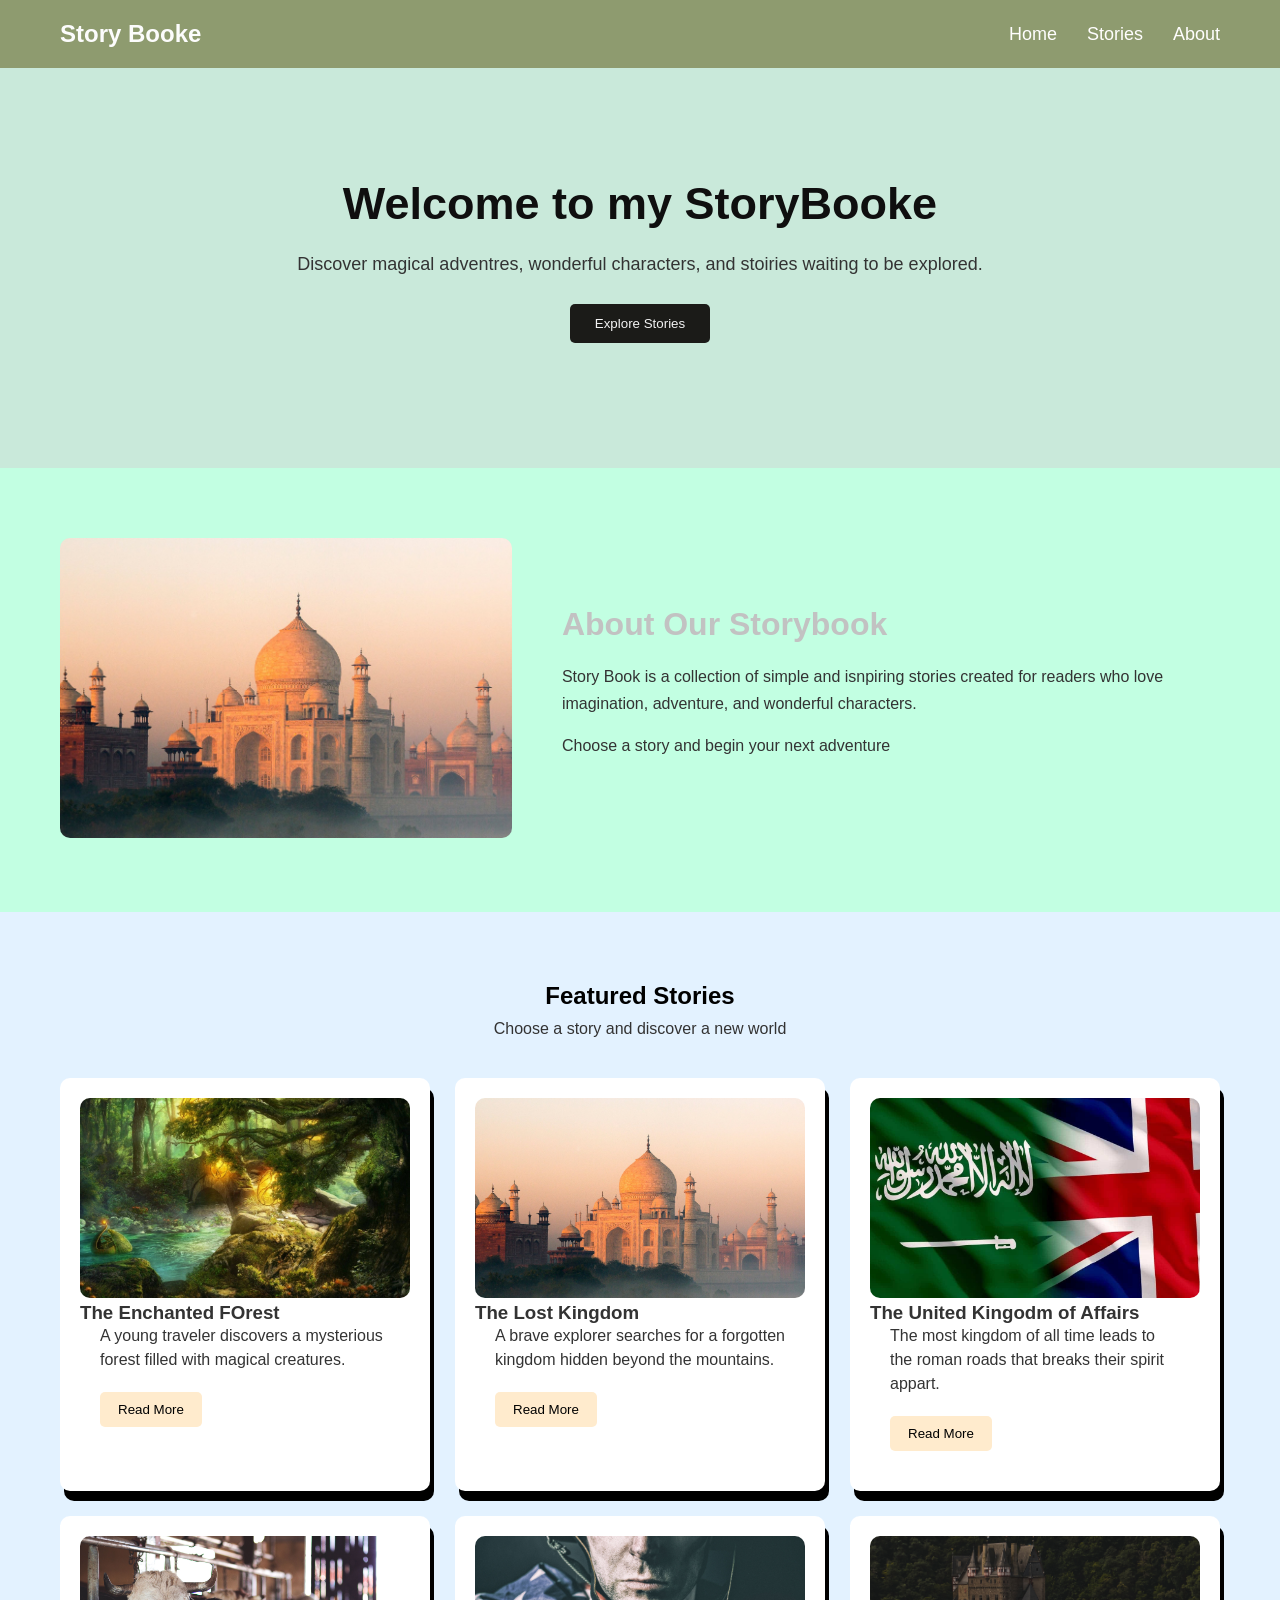
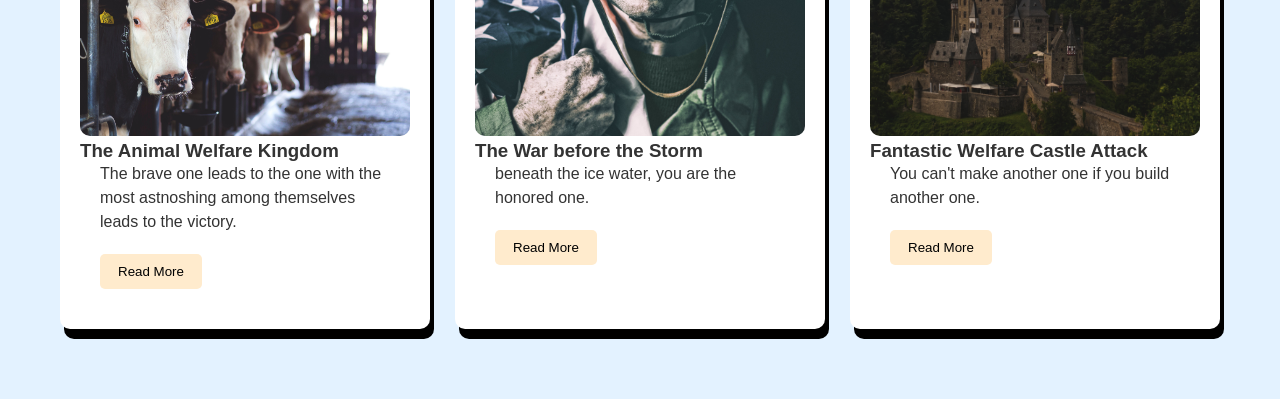
<file: index.html>
<!DOCTYPE html>
<html lang="en">
<head>
    <meta charset="UTF-8">
    <meta name="viewport" content="width=device-width, initial-scale=1.0">
    <link rel="stylesheet" href="style.css">
    <title>Document</title>
</head>
<body>
    <nav class="navbar">
        <h1>Story Booke</h1>

        <div class="nav-links">
            <a href="#">Home</a>
            <a href="#">Stories</a>
            <a href="#">About</a>
        </div>
    </nav>

    <section class = "hero">

        <div class = "hero-content">
            <h2>Welcome to my StoryBooke</h2>

            <p>Discover magical adventres, wonderful characters, and stoiries waiting to be explored.</p>

            <button> Explore Stories</button>
        </div>
    </section>


    <section class = "about">
        
        <div class = "about-image">
            <img src="background.png">
        </div>

        <div class="about-content">
            <h2>About Our Storybook</h2>
            <p>Story Book is a collection of simple and isnpiring stories created for readers who love imagination, adventure, and wonderful characters.</p>
            <p>
                Choose a story and begin your next adventure
            </p>
        </div>
    </section>

    <!--Story Collection-->
    <section class="stories">

        <h2>Featured Stories</h2>

        <p class="section-description">
            Choose a story and discover a new world
        </p>

        <div class="story-container">

            <div class="story-card">

                <img src="enchanted.jpg">
                <h3>The Enchanted FOrest</h3>

                <p>
                    A young traveler discovers a mysterious forest filled with magical creatures.
                </p>

                <button>Read More</button>
            </div>

            <div class="story-card">

                <img src="background.png">
                <h3>The Lost Kingdom</h3>

                <p>
                    A brave explorer searches for a forgotten kingdom hidden beyond the mountains.
                </p>

                <button>Read More</button>
            </div>

            <div class="story-card">

                <img src="kingdom.jpg">
                <h3>The United Kingodm of Affairs</h3>

                <p>
                    The most kingdom of all time leads to the roman roads that breaks their spirit appart.
                </p>

                <button>Read More</button>
                
                
            </div>

            <div class="story-card">

                <img src="animal.jpg">
                <h3>The Animal Welfare Kingdom</h3>

                <p>
                    The brave one leads to the one with the most
                    astnoshing among themselves leads to the victory.
                </p>

                <button>Read More</button>
            </div>
            <div class="story-card">

                <img src="war.jpg">
                <h3>The War before the Storm</h3>

                <p>
                    beneath the ice water, you are the honored one.
                </p>

                <button>Read More</button>
            </div>
            <div class="story-card">

                <img src="castle.jpg">
                <h3>Fantastic Welfare Castle Attack</h3>

                <p>
                   You can't make another one if you build another one.
                </p>

                <button>Read More</button>
            </div>
    </section>
</body>
</html>
</file>
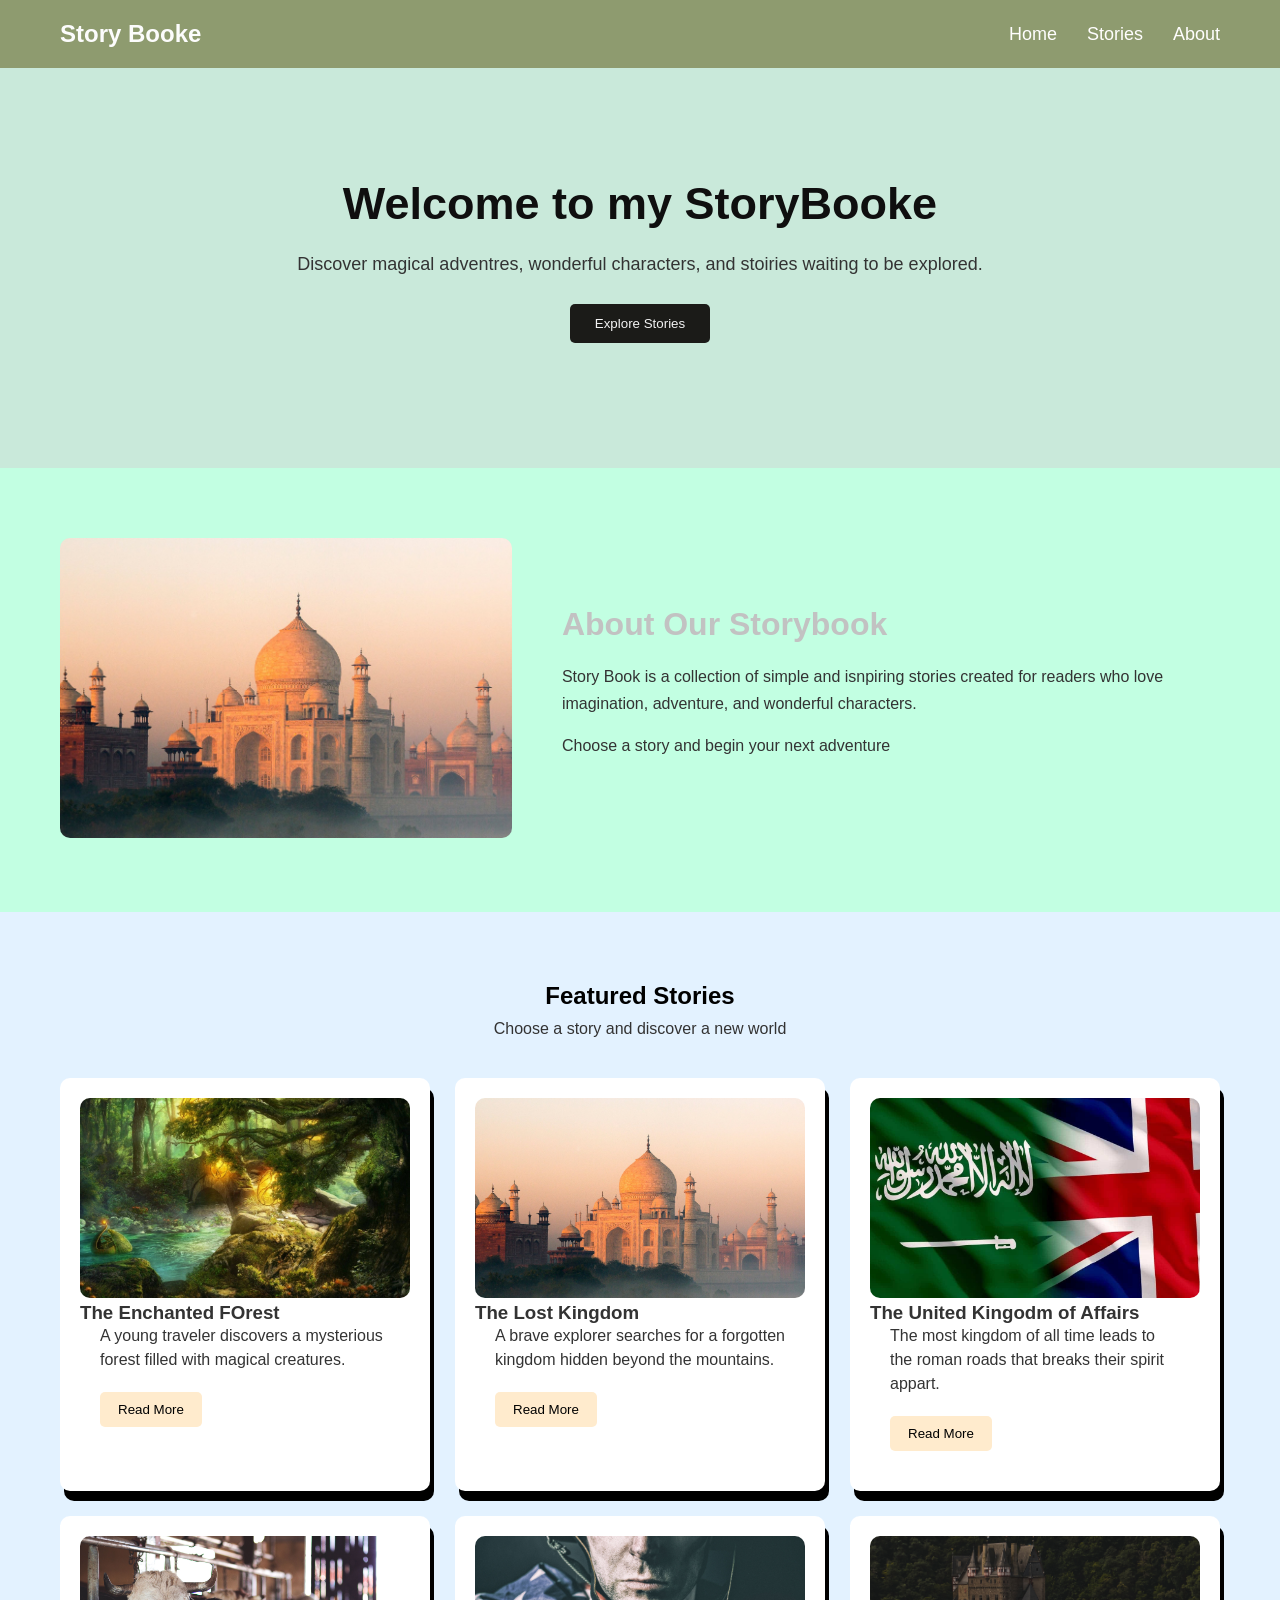
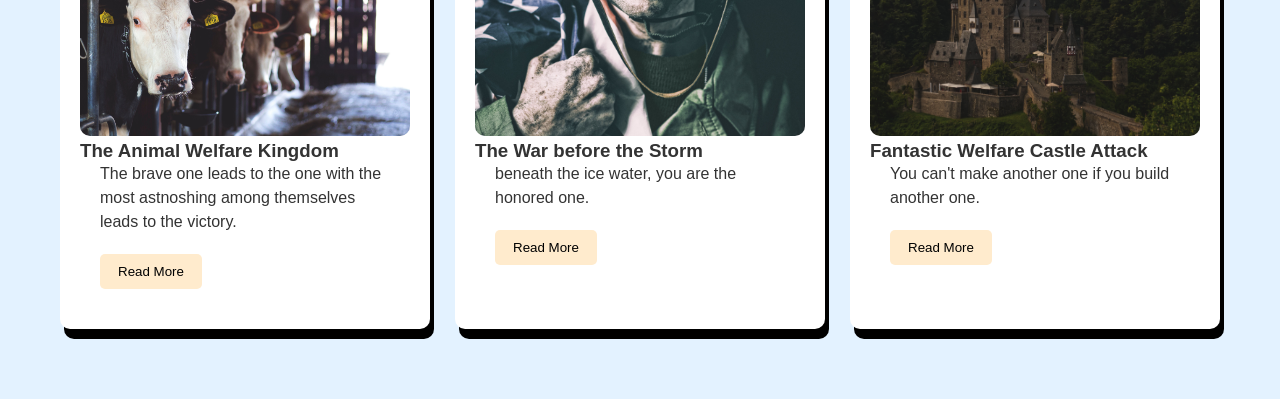
<file: src.html>
<!DOCTYPE html>
<html lang="en">
<head>
    <meta charset="UTF-8">
    <meta name="viewport" content="width=device-width, initial-scale=1.0">
    <link rel="stylesheet" href="style.css">
    <title>Document</title>
</head>
<body>
    <nav class="navbar">
        <h1>Story Booke</h1>

        <div class="nav-links">
            <a href="#">Home</a>
            <a href="#">Stories</a>
            <a href="#">About</a>
        </div>
    </nav>

    <section class = "hero">

        <div class = "hero-content">
            <h2>Welcome to my StoryBooke</h2>

            <p>Discover magical adventres, wonderful characters, and stoiries waiting to be explored.</p>

            <button> Explore Stories</button>
        </div>
    </section>


    <section class = "about">
        
        <div class = "about-image">
            <img src="background.png">
        </div>

        <div class="about-content">
            <h2>About Our Storybook</h2>
            <p>Story Book is a collection of simple and isnpiring stories created for readers who love imagination, adventure, and wonderful characters.</p>
            <p>
                Choose a story and begin your next adventure
            </p>
        </div>
    </section>

    <!--Story Collection-->
    <section class="stories">

        <h2>Featured Stories</h2>

        <p class="section-description">
            Choose a story and discover a new world
        </p>

        <div class="story-container">

            <div class="story-card">

                <img src="enchanted.jpg">
                <h3>The Enchanted FOrest</h3>

                <p>
                    A young traveler discovers a mysterious forest filled with magical creatures.
                </p>

                <button>Read More</button>
            </div>

            <div class="story-card">

                <img src="background.png">
                <h3>The Lost Kingdom</h3>

                <p>
                    A brave explorer searches for a forgotten kingdom hidden beyond the mountains.
                </p>

                <button>Read More</button>
            </div>

            <div class="story-card">

                <img src="kingdom.jpg">
                <h3>The United Kingodm of Affairs</h3>

                <p>
                    The most kingdom of all time leads to the roman roads that breaks their spirit appart.
                </p>

                <button>Read More</button>
                
                
            </div>

            <div class="story-card">

                <img src="animal.jpg">
                <h3>The Animal Welfare Kingdom</h3>

                <p>
                    The brave one leads to the one with the most
                    astnoshing among themselves leads to the victory.
                </p>

                <button>Read More</button>
            </div>
            <div class="story-card">

                <img src="war.jpg">
                <h3>The War before the Storm</h3>

                <p>
                    beneath the ice water, you are the honored one.
                </p>

                <button>Read More</button>
            </div>
            <div class="story-card">

                <img src="castle.jpg">
                <h3>Fantastic Welfare Castle Attack</h3>

                <p>
                   You can't make another one if you build another one.
                </p>

                <button>Read More</button>
            </div>
    </section>
</body>
</html>
</file>
<file: style.css>
* {
    margin: 0;
    padding: 0;
    box-sizing: border-box;
}

body {
    font-family: Arial, sans-serif;
    background-color:rgb(227, 242, 255);
    color: #333
}

.navbar {
    background-color: rgb(142, 155, 111);
    padding: 20px 60px;
    display: flex;
    justify-content: space-between;
    align-items: center;
    
}

.navbar h1{
    color: rgb(252, 252, 252);
    align-items: start;
    display: inline;
}

.nav-links a {
    text-decoration: none;
    color: rgb(255, 254, 254);
    font-size: large;
}

.nav-links {
    display: flex;
    gap: 30px;
    text-decoration: none;
    align-items: end;
    justify-items: last baseline
}

.nav-links a:hover {
    text-decoration: none;
    color:rgb(194, 194, 194);
    font-weight: 100;
}

/* HERO */

.hero {
    min-height: 400px;

    display: flexbox;
    justify-content:first baseline;
    align-items: center;
    text-align: center;
    background-color:rgb(201, 233, 218);
    padding: 10px;
}

.hero-content {
    align-items: center;
    position: center;
    margin: 100px 50px;
}

.hero h2 {
    font-size: 45px;
    margin-bottom: 20px;
    color:rgb(15, 15, 15);
    position: center;
}

.hero p {
    font-size: 18px;
    line-height: 1.6;
}

.hero button {
    margin-top: 25px;
    padding: 12px 25px;

    border: none;
    border-radius: 5px;

    background-color: rgb(27, 27, 24);
    color: rgb(243, 243, 243);

    cursor: pointer;
}

/* ABOUT */

.about {
    padding: 70px 60px;

    /* GRID */
    display: flex;
    grid-template-columns: 1fr 1 fr;
    gap: 50px;
    background-color:rgb(194, 255, 226);

    align-items: center;
}

.about-image img {
    width: 100%;
    height: 300px;
    object-fit: cover;
    border-radius: 10px;
}

.about-content h2 {
    font-size: 32px;
    margin-bottom: 20px;
    color:rgb(194, 194, 194)
}

.about-content p {
    line-height: 1.7;
    margin-bottom: 15px;
}

/* STORIES */

.stories {
    padding: 70px 60px;
    text-align: center;
}

.stories h2 {
    font-size: 35pxs;
    color:rgb(0, 0, 0);
}

.section-description {
    margin-top: 10px;
    margin-bottom: 40px;
}

/*story grid */

.story-container {
    display: grid;
    grid-template-columns: repeat(3, 1fr);
    gap: 25px;
    text-align: left;
}

/*story card */

.story-card {
    background-color: rgb(255, 255, 255);
    border-radius: 10px;
    overflow: hidden;
    padding: 20px;
    box-shadow: 4px 10px rgb(0, 0, 0.10);
}

.story-card img {
    width: 100%;
    height: 200px;
    border-radius: 10px;

    object-fit: cover;
}

.story-card p {
    line-height: 1.5;

    margin: 0 20px;
}

.story-card button {
    margin: 20px;
    padding: 10px 18px;
    border: none;
    border-radius: 5px;
    background-color: blanchedalmond;
    color: black;
    cursor: pointer;
}

.story-card button:hover {
    background-color: #ff9494;
}
</file>
